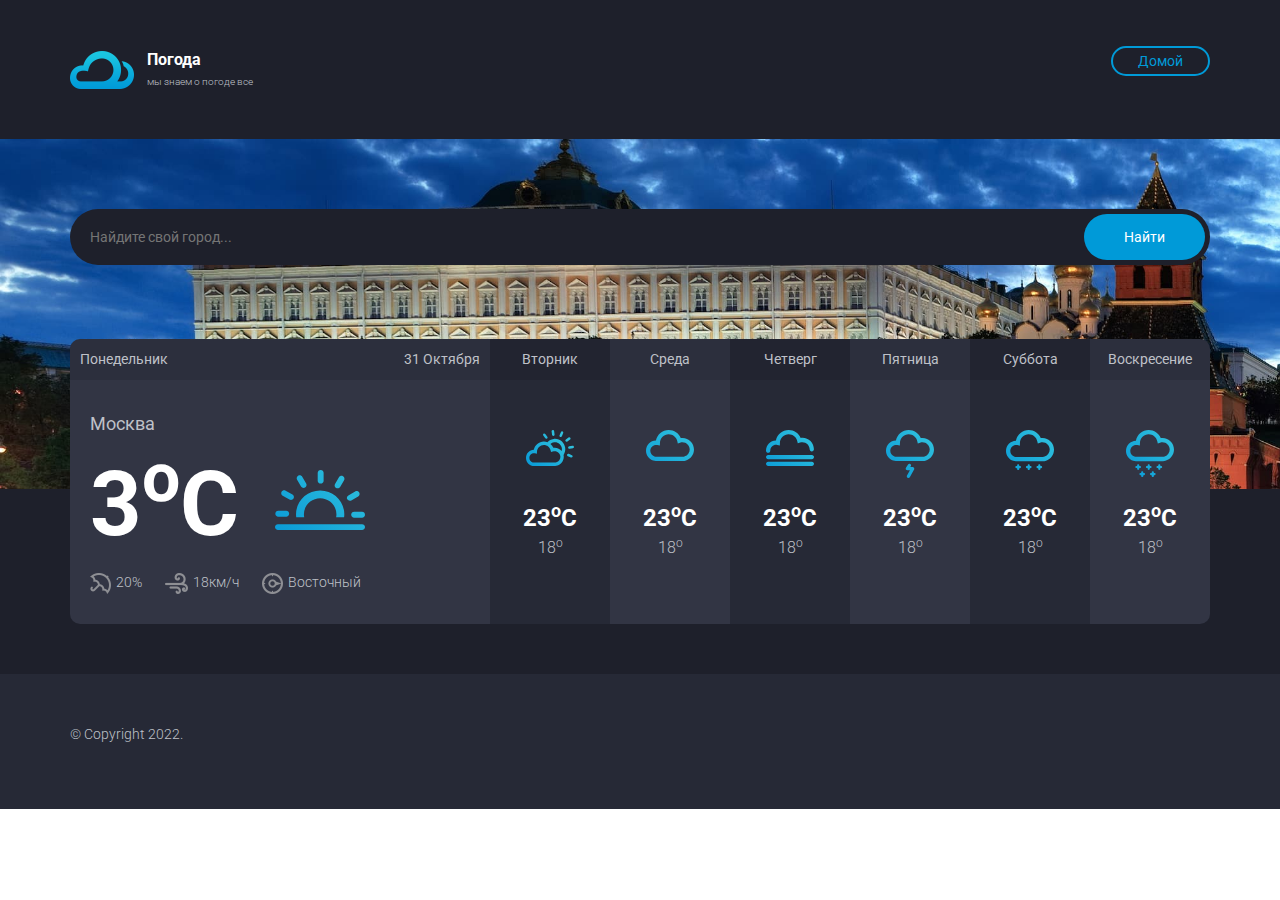
<file: src/WeatherDemo.WebUI.Blazor/wwwroot/index_static.html>
<!DOCTYPE html>
<html lang="en">
	<head>
		<meta charset="UTF-8">
		<meta http-equiv="X-UA-Compatible" content="IE=edge">
		<meta name="viewport" content="width=device-width, initial-scale=1.0,maximum-scale=1">
		<title>Тестовое задание, Погода сегодня</title>
		<link href="http://fonts.googleapis.com/css?family=Roboto:300,400,700|" rel="stylesheet" type="text/css">
		<link href="fonts/font-awesome.min.css" rel="stylesheet" type="text/css">
		<link rel="stylesheet" href="css/app.css">
	</head>

	<body>
		<div class="site-content">
			<div class="site-header">
				<div class="container">
					<a href="index.html" class="branding">
						<img src="images/logo.png" alt="" class="logo">
						<div class="logo-type">
							<h1 class="site-title">Погода</h1>
							<small class="site-description">мы знаем о погоде все</small>
						</div>
					</a>

					<div class="main-navigation">
						<button type="button" class="menu-toggle"><i class="fa fa-bars"></i></button>
						<ul class="menu">
							<li class="menu-item current-menu-item"><a href="index.html">Домой</a></li>
						</ul>
					</div>

					<div class="mobile-navigation"></div>

				</div>
			</div>

			<div class="hero" data-bg-image="images/Moscow@2x.jpg">
				<div class="container">
					<form action="#" class="find-location">
						<input type="text" placeholder="Найдите свой город...">
						<input type="submit" value="Найти">
					</form>
				</div>
			</div>
			<div class="forecast-table">
				<div class="container">
					<div class="forecast-container">
						<div class="today forecast">
							<div class="forecast-header">
								<div class="day">Понедельник</div>
								<div class="date">31 Октября</div>
							</div>
							<div class="forecast-content">
								<div class="location">Москва</div>
								<div class="degree">
									<div class="num">3<sup>o</sup>C</div>
									<div class="forecast-icon">
										<img src="images/icons/icon-1.svg" alt="" width=90>
									</div>
								</div>
								<span><img src="images/icon-umberella.png" alt="">20%</span>
								<span><img src="images/icon-wind.png" alt="">18км/ч</span>
								<span><img src="images/icon-compass.png" alt="">Восточный</span>
							</div>
						</div>
						<div class="forecast">
							<div class="forecast-header">
								<div class="day">Вторник</div>
							</div>
							<div class="forecast-content">
								<div class="forecast-icon">
									<img src="images/icons/icon-3.svg" alt="" width=48>
								</div>
								<div class="degree">23<sup>o</sup>C</div>
								<small>18<sup>o</sup></small>
							</div>
						</div>
						<div class="forecast">
							<div class="forecast-header">
								<div class="day">Среда</div>
							</div>
							<div class="forecast-content">
								<div class="forecast-icon">
									<img src="images/icons/icon-5.svg" alt="" width=48>
								</div>
								<div class="degree">23<sup>o</sup>C</div>
								<small>18<sup>o</sup></small>
							</div>
						</div>
						<div class="forecast">
							<div class="forecast-header">
								<div class="day">Четверг</div>
							</div>
							<div class="forecast-content">
								<div class="forecast-icon">
									<img src="images/icons/icon-7.svg" alt="" width=48>
								</div>
								<div class="degree">23<sup>o</sup>C</div>
								<small>18<sup>o</sup></small>
							</div>
						</div>
						<div class="forecast">
							<div class="forecast-header">
								<div class="day">Пятница</div>
							</div>
							<div class="forecast-content">
								<div class="forecast-icon">
									<img src="images/icons/icon-12.svg" alt="" width=48>
								</div>
								<div class="degree">23<sup>o</sup>C</div>
								<small>18<sup>o</sup></small>
							</div>
						</div>
						<div class="forecast">
							<div class="forecast-header">
								<div class="day">Суббота</div>
							</div>
							<div class="forecast-content">
								<div class="forecast-icon">
									<img src="images/icons/icon-13.svg" alt="" width=48>
								</div>
								<div class="degree">23<sup>o</sup>C</div>
								<small>18<sup>o</sup></small>
							</div>
						</div>
						<div class="forecast">
							<div class="forecast-header">
								<div class="day">Воскресение</div>
							</div>
							<div class="forecast-content">
								<div class="forecast-icon">
									<img src="images/icons/icon-14.svg" alt="" width=48>
								</div>
								<div class="degree">23<sup>o</sup>C</div>
								<small>18<sup>o</sup></small>
							</div>
						</div>
					</div>
				</div>
			</div>

			<footer class="site-footer">
				<div class="container">
					<p class="colophon">&copy; Copyright 2022.</p>
				</div>
			</footer>

		</div>

		<script src="js/jquery-1.11.1.min.js"></script>
		<script src="js/plugins.js"></script>


	</body>

</html>
</file>
<file: src/WeatherDemo.WebUI.Blazor/wwwroot/css/app.css>
h1:focus {
    outline: none;
}

#blazor-error-ui {
    background: lightyellow;
    bottom: 0;
    box-shadow: 0 -1px 2px rgba(0, 0, 0, 0.2);
    display: none;
    left: 0;
    padding: 0.6rem 1.25rem 0.7rem 1.25rem;
    position: fixed;
    width: 100%;
    z-index: 1000;
}

    #blazor-error-ui .dismiss {
        cursor: pointer;
        position: absolute;
        right: 0.75rem;
        top: 0.5rem;
    }

.blazor-error-boundary {
    background: url([data-uri]) no-repeat 1rem/1.8rem, #b32121;
    padding: 1rem 1rem 1rem 3.7rem;
    color: white;
}

    .blazor-error-boundary::after {
        content: "An error has occurred."
    }


/***************/
/* style.css */

article,
aside,
details,
figcaption,
figure,
footer,
header,
hgroup,
nav,
section,
summary {
    display: block;
}

audio,
canvas,
video {
    display: inline-block;
}

    audio:not([controls]) {
        display: none;
        height: 0;
    }

[hidden], template {
    display: none;
}

html {
    background: #fff;
    color: #000;
    -webkit-text-size-adjust: 100%;
    -ms-text-size-adjust: 100%;
}

html,
button,
input,
select,
textarea {
    font-family: sans-serif;
}

body {
    margin: 0;
}

a {
    background: transparent;
}

    a:focus {
        outline: thin dotted;
    }

    a:hover, a:active {
        outline: 0;
    }

h1 {
    font-size: 2em;
    margin: 0.67em 0;
}

h2 {
    font-size: 1.5em;
    margin: 0.83em 0;
}

h3 {
    font-size: 1.17em;
    margin: 1em 0;
}

h4 {
    font-size: 1em;
    margin: 1.33em 0;
}

h5 {
    font-size: 0.83em;
    margin: 1.67em 0;
}

h6 {
    font-size: 0.75em;
    margin: 2.33em 0;
}

abbr[title] {
    border-bottom: 1px dotted;
}

b,
strong {
    font-weight: bold;
}

dfn {
    font-style: italic;
}

mark {
    background: #ff0;
    color: #000;
}

code,
kbd,
pre,
samp {
    font-family: monospace, serif;
    font-size: 1em;
}

pre {
    white-space: pre;
    white-space: pre-wrap;
    word-wrap: break-word;
}

q {
    quotes: "\201C" "\201D" "\2018" "\2019";
}

    q:before,
    q:after {
        content: '';
        content: none;
    }

small {
    font-size: 80%;
}

sub,
sup {
    font-size: 75%;
    line-height: 0;
    position: relative;
    vertical-align: baseline;
}

sup {
    top: -0.5em;
}

sub {
    bottom: -0.25em;
}

img {
    border: 0;
}

svg:not(:root) {
    overflow: hidden;
}

figure {
    margin: 0;
}

fieldset {
    border: 1px solid #c0c0c0;
    margin: 0 2px;
    padding: 0.35em 0.625em 0.75em;
}

legend {
    border: 0;
    padding: 0;
    white-space: normal;
}

button,
input,
select,
textarea {
    font-family: inherit;
    font-size: 100%;
    margin: 0;
    vertical-align: baseline;
}

button,
input {
    line-height: normal;
}

button,
select {
    text-transform: none;
}

button,
html input[type="button"],
input[type="reset"],
input[type="submit"] {
    -webkit-appearance: button;
    cursor: pointer;
}

    button[disabled],
    input[disabled] {
        cursor: default;
    }

input[type="checkbox"],
input[type="radio"] {
    box-sizing: border-box;
    padding: 0;
}

input[type="search"] {
    -webkit-appearance: textfield;
    box-sizing: content-box;
}

    input[type="search"]::-webkit-search-cancel-button,
    input[type="search"]::-webkit-search-decoration {
        -webkit-appearance: none;
    }

button::-moz-focus-inner, input::-moz-focus-inner {
    border: 0;
    padding: 0;
}

textarea {
    overflow: auto;
    vertical-align: top;
}

table {
    border-collapse: collapse;
    border-spacing: 0;
}

*, *:before, *:after {
    box-sizing: border-box;
}

/*
 * Global Styles
 */
html {
    font-size: 14px;
}

body {
    color: #bfc1c8;
    font-family: "Roboto", "Open Sans", sans-serif;
    font-size: 14px;
    font-weight: 300;
    line-height: 1.5;
    background: #1e202b;
}

h1, h2, h3, h4, h5, h6 {
    font-weight: 700;
    margin: 0 0 20px;
    line-height: normal;
}

hr {
    border: none;
    border-bottom: 1px solid #777;
}

ul, ol {
    margin: 0;
    padding-left: 0;
}

a {
    text-decoration: none;
    color: #009ad8;
}

address {
    font-style: normal;
}

p {
    margin-top: 0;
}

form input, form textarea, form select {
    outline: none;
    border: none;
    padding: 10px;
    border-radius: 30px;
}

form select {
    -webkit-appearance: none;
    -moz-appearance: none;
    appearance: none;
}

form textarea {
    resize: vertical;
}

/*
 * Reusable Components Style
 */
.button, form input[type="submit"], form button, form input[type="reset"] {
    border: none;
    background: #009ad8;
    padding: 10px 20px;
    border-radius: 30px;
    color: white;
}

.map {
    height: 220px;
}

.container {
    margin-right: auto;
    margin-left: auto;
    padding-left: 15px;
    padding-right: 15px;
    *zoom: 1;
}

    .container:after {
        content: " ";
        clear: both;
        display: block;
        overflow: hidden;
        height: 0;
    }

@media (min-width: 768px) {
    .container {
        width: 750px;
    }
}

@media (min-width: 992px) {
    .container {
        width: 970px;
    }
}

@media (min-width: 1200px) {
    .container {
        width: 1170px;
    }
}

.container-fluid {
    margin-right: auto;
    margin-left: auto;
    padding-left: 15px;
    padding-right: 15px;
    *zoom: 1;
}

    .container-fluid:after {
        content: " ";
        clear: both;
        display: block;
        overflow: hidden;
        height: 0;
    }

.row {
    margin-left: -15px;
    margin-right: -15px;
    *zoom: 1;
}

    .row:after {
        content: " ";
        clear: both;
        display: block;
        overflow: hidden;
        height: 0;
    }

.col-xs-1, .col-sm-1, .col-md-1, .col-lg-1, .col-xs-2, .col-sm-2, .col-md-2, .col-lg-2, .col-xs-3, .col-sm-3, .col-md-3, .col-lg-3, .col-xs-4, .col-sm-4, .col-md-4, .col-lg-4, .col-xs-5, .col-sm-5, .col-md-5, .col-lg-5, .col-xs-6, .col-sm-6, .col-md-6, .col-lg-6, .col-xs-7, .col-sm-7, .col-md-7, .col-lg-7, .col-xs-8, .col-sm-8, .col-md-8, .col-lg-8, .col-xs-9, .col-sm-9, .col-md-9, .col-lg-9, .col-xs-10, .col-sm-10, .col-md-10, .col-lg-10, .col-xs-11, .col-sm-11, .col-md-11, .col-lg-11, .col-xs-12, .col-sm-12, .col-md-12, .col-lg-12 {
    position: relative;
    min-height: 1px;
    padding-left: 15px;
    padding-right: 15px;
}

.col-xs-1, .col-xs-2, .col-xs-3, .col-xs-4, .col-xs-5, .col-xs-6, .col-xs-7, .col-xs-8, .col-xs-9, .col-xs-10, .col-xs-11, .col-xs-12 {
    float: left;
}

.col-xs-1 {
    width: 8.3333333333%;
}

.col-xs-2 {
    width: 16.6666666667%;
}

.col-xs-3 {
    width: 25%;
}

.col-xs-4 {
    width: 33.3333333333%;
}

.col-xs-5 {
    width: 41.6666666667%;
}

.col-xs-6 {
    width: 50%;
}

.col-xs-7 {
    width: 58.3333333333%;
}

.col-xs-8 {
    width: 66.6666666667%;
}

.col-xs-9 {
    width: 75%;
}

.col-xs-10 {
    width: 83.3333333333%;
}

.col-xs-11 {
    width: 91.6666666667%;
}

.col-xs-12 {
    width: 100%;
}

.col-xs-pull-0 {
    right: auto;
}

.col-xs-pull-1 {
    right: 8.3333333333%;
}

.col-xs-pull-2 {
    right: 16.6666666667%;
}

.col-xs-pull-3 {
    right: 25%;
}

.col-xs-pull-4 {
    right: 33.3333333333%;
}

.col-xs-pull-5 {
    right: 41.6666666667%;
}

.col-xs-pull-6 {
    right: 50%;
}

.col-xs-pull-7 {
    right: 58.3333333333%;
}

.col-xs-pull-8 {
    right: 66.6666666667%;
}

.col-xs-pull-9 {
    right: 75%;
}

.col-xs-pull-10 {
    right: 83.3333333333%;
}

.col-xs-pull-11 {
    right: 91.6666666667%;
}

.col-xs-pull-12 {
    right: 100%;
}

.col-xs-push-0 {
    left: auto;
}

.col-xs-push-1 {
    left: 8.3333333333%;
}

.col-xs-push-2 {
    left: 16.6666666667%;
}

.col-xs-push-3 {
    left: 25%;
}

.col-xs-push-4 {
    left: 33.3333333333%;
}

.col-xs-push-5 {
    left: 41.6666666667%;
}

.col-xs-push-6 {
    left: 50%;
}

.col-xs-push-7 {
    left: 58.3333333333%;
}

.col-xs-push-8 {
    left: 66.6666666667%;
}

.col-xs-push-9 {
    left: 75%;
}

.col-xs-push-10 {
    left: 83.3333333333%;
}

.col-xs-push-11 {
    left: 91.6666666667%;
}

.col-xs-push-12 {
    left: 100%;
}

.col-xs-offset-0 {
    margin-left: 0%;
}

.col-xs-offset-1 {
    margin-left: 8.3333333333%;
}

.col-xs-offset-2 {
    margin-left: 16.6666666667%;
}

.col-xs-offset-3 {
    margin-left: 25%;
}

.col-xs-offset-4 {
    margin-left: 33.3333333333%;
}

.col-xs-offset-5 {
    margin-left: 41.6666666667%;
}

.col-xs-offset-6 {
    margin-left: 50%;
}

.col-xs-offset-7 {
    margin-left: 58.3333333333%;
}

.col-xs-offset-8 {
    margin-left: 66.6666666667%;
}

.col-xs-offset-9 {
    margin-left: 75%;
}

.col-xs-offset-10 {
    margin-left: 83.3333333333%;
}

.col-xs-offset-11 {
    margin-left: 91.6666666667%;
}

.col-xs-offset-12 {
    margin-left: 100%;
}

@media (min-width: 768px) {
    .col-sm-1, .col-sm-2, .col-sm-3, .col-sm-4, .col-sm-5, .col-sm-6, .col-sm-7, .col-sm-8, .col-sm-9, .col-sm-10, .col-sm-11, .col-sm-12 {
        float: left;
    }

    .col-sm-1 {
        width: 8.3333333333%;
    }

    .col-sm-2 {
        width: 16.6666666667%;
    }

    .col-sm-3 {
        width: 25%;
    }

    .col-sm-4 {
        width: 33.3333333333%;
    }

    .col-sm-5 {
        width: 41.6666666667%;
    }

    .col-sm-6 {
        width: 50%;
    }

    .col-sm-7 {
        width: 58.3333333333%;
    }

    .col-sm-8 {
        width: 66.6666666667%;
    }

    .col-sm-9 {
        width: 75%;
    }

    .col-sm-10 {
        width: 83.3333333333%;
    }

    .col-sm-11 {
        width: 91.6666666667%;
    }

    .col-sm-12 {
        width: 100%;
    }

    .col-sm-pull-0 {
        right: auto;
    }

    .col-sm-pull-1 {
        right: 8.3333333333%;
    }

    .col-sm-pull-2 {
        right: 16.6666666667%;
    }

    .col-sm-pull-3 {
        right: 25%;
    }

    .col-sm-pull-4 {
        right: 33.3333333333%;
    }

    .col-sm-pull-5 {
        right: 41.6666666667%;
    }

    .col-sm-pull-6 {
        right: 50%;
    }

    .col-sm-pull-7 {
        right: 58.3333333333%;
    }

    .col-sm-pull-8 {
        right: 66.6666666667%;
    }

    .col-sm-pull-9 {
        right: 75%;
    }

    .col-sm-pull-10 {
        right: 83.3333333333%;
    }

    .col-sm-pull-11 {
        right: 91.6666666667%;
    }

    .col-sm-pull-12 {
        right: 100%;
    }

    .col-sm-push-0 {
        left: auto;
    }

    .col-sm-push-1 {
        left: 8.3333333333%;
    }

    .col-sm-push-2 {
        left: 16.6666666667%;
    }

    .col-sm-push-3 {
        left: 25%;
    }

    .col-sm-push-4 {
        left: 33.3333333333%;
    }

    .col-sm-push-5 {
        left: 41.6666666667%;
    }

    .col-sm-push-6 {
        left: 50%;
    }

    .col-sm-push-7 {
        left: 58.3333333333%;
    }

    .col-sm-push-8 {
        left: 66.6666666667%;
    }

    .col-sm-push-9 {
        left: 75%;
    }

    .col-sm-push-10 {
        left: 83.3333333333%;
    }

    .col-sm-push-11 {
        left: 91.6666666667%;
    }

    .col-sm-push-12 {
        left: 100%;
    }

    .col-sm-offset-0 {
        margin-left: 0%;
    }

    .col-sm-offset-1 {
        margin-left: 8.3333333333%;
    }

    .col-sm-offset-2 {
        margin-left: 16.6666666667%;
    }

    .col-sm-offset-3 {
        margin-left: 25%;
    }

    .col-sm-offset-4 {
        margin-left: 33.3333333333%;
    }

    .col-sm-offset-5 {
        margin-left: 41.6666666667%;
    }

    .col-sm-offset-6 {
        margin-left: 50%;
    }

    .col-sm-offset-7 {
        margin-left: 58.3333333333%;
    }

    .col-sm-offset-8 {
        margin-left: 66.6666666667%;
    }

    .col-sm-offset-9 {
        margin-left: 75%;
    }

    .col-sm-offset-10 {
        margin-left: 83.3333333333%;
    }

    .col-sm-offset-11 {
        margin-left: 91.6666666667%;
    }

    .col-sm-offset-12 {
        margin-left: 100%;
    }
}

@media (min-width: 992px) {
    .col-md-1, .col-md-2, .col-md-3, .col-md-4, .col-md-5, .col-md-6, .col-md-7, .col-md-8, .col-md-9, .col-md-10, .col-md-11, .col-md-12 {
        float: left;
    }

    .col-md-1 {
        width: 8.3333333333%;
    }

    .col-md-2 {
        width: 16.6666666667%;
    }

    .col-md-3 {
        width: 25%;
    }

    .col-md-4 {
        width: 33.3333333333%;
    }

    .col-md-5 {
        width: 41.6666666667%;
    }

    .col-md-6 {
        width: 50%;
    }

    .col-md-7 {
        width: 58.3333333333%;
    }

    .col-md-8 {
        width: 66.6666666667%;
    }

    .col-md-9 {
        width: 75%;
    }

    .col-md-10 {
        width: 83.3333333333%;
    }

    .col-md-11 {
        width: 91.6666666667%;
    }

    .col-md-12 {
        width: 100%;
    }

    .col-md-pull-0 {
        right: auto;
    }

    .col-md-pull-1 {
        right: 8.3333333333%;
    }

    .col-md-pull-2 {
        right: 16.6666666667%;
    }

    .col-md-pull-3 {
        right: 25%;
    }

    .col-md-pull-4 {
        right: 33.3333333333%;
    }

    .col-md-pull-5 {
        right: 41.6666666667%;
    }

    .col-md-pull-6 {
        right: 50%;
    }

    .col-md-pull-7 {
        right: 58.3333333333%;
    }

    .col-md-pull-8 {
        right: 66.6666666667%;
    }

    .col-md-pull-9 {
        right: 75%;
    }

    .col-md-pull-10 {
        right: 83.3333333333%;
    }

    .col-md-pull-11 {
        right: 91.6666666667%;
    }

    .col-md-pull-12 {
        right: 100%;
    }

    .col-md-push-0 {
        left: auto;
    }

    .col-md-push-1 {
        left: 8.3333333333%;
    }

    .col-md-push-2 {
        left: 16.6666666667%;
    }

    .col-md-push-3 {
        left: 25%;
    }

    .col-md-push-4 {
        left: 33.3333333333%;
    }

    .col-md-push-5 {
        left: 41.6666666667%;
    }

    .col-md-push-6 {
        left: 50%;
    }

    .col-md-push-7 {
        left: 58.3333333333%;
    }

    .col-md-push-8 {
        left: 66.6666666667%;
    }

    .col-md-push-9 {
        left: 75%;
    }

    .col-md-push-10 {
        left: 83.3333333333%;
    }

    .col-md-push-11 {
        left: 91.6666666667%;
    }

    .col-md-push-12 {
        left: 100%;
    }

    .col-md-offset-0 {
        margin-left: 0%;
    }

    .col-md-offset-1 {
        margin-left: 8.3333333333%;
    }

    .col-md-offset-2 {
        margin-left: 16.6666666667%;
    }

    .col-md-offset-3 {
        margin-left: 25%;
    }

    .col-md-offset-4 {
        margin-left: 33.3333333333%;
    }

    .col-md-offset-5 {
        margin-left: 41.6666666667%;
    }

    .col-md-offset-6 {
        margin-left: 50%;
    }

    .col-md-offset-7 {
        margin-left: 58.3333333333%;
    }

    .col-md-offset-8 {
        margin-left: 66.6666666667%;
    }

    .col-md-offset-9 {
        margin-left: 75%;
    }

    .col-md-offset-10 {
        margin-left: 83.3333333333%;
    }

    .col-md-offset-11 {
        margin-left: 91.6666666667%;
    }

    .col-md-offset-12 {
        margin-left: 100%;
    }
}

@media (min-width: 1200px) {
    .col-lg-1, .col-lg-2, .col-lg-3, .col-lg-4, .col-lg-5, .col-lg-6, .col-lg-7, .col-lg-8, .col-lg-9, .col-lg-10, .col-lg-11, .col-lg-12 {
        float: left;
    }

    .col-lg-1 {
        width: 8.3333333333%;
    }

    .col-lg-2 {
        width: 16.6666666667%;
    }

    .col-lg-3 {
        width: 25%;
    }

    .col-lg-4 {
        width: 33.3333333333%;
    }

    .col-lg-5 {
        width: 41.6666666667%;
    }

    .col-lg-6 {
        width: 50%;
    }

    .col-lg-7 {
        width: 58.3333333333%;
    }

    .col-lg-8 {
        width: 66.6666666667%;
    }

    .col-lg-9 {
        width: 75%;
    }

    .col-lg-10 {
        width: 83.3333333333%;
    }

    .col-lg-11 {
        width: 91.6666666667%;
    }

    .col-lg-12 {
        width: 100%;
    }

    .col-lg-pull-0 {
        right: auto;
    }

    .col-lg-pull-1 {
        right: 8.3333333333%;
    }

    .col-lg-pull-2 {
        right: 16.6666666667%;
    }

    .col-lg-pull-3 {
        right: 25%;
    }

    .col-lg-pull-4 {
        right: 33.3333333333%;
    }

    .col-lg-pull-5 {
        right: 41.6666666667%;
    }

    .col-lg-pull-6 {
        right: 50%;
    }

    .col-lg-pull-7 {
        right: 58.3333333333%;
    }

    .col-lg-pull-8 {
        right: 66.6666666667%;
    }

    .col-lg-pull-9 {
        right: 75%;
    }

    .col-lg-pull-10 {
        right: 83.3333333333%;
    }

    .col-lg-pull-11 {
        right: 91.6666666667%;
    }

    .col-lg-pull-12 {
        right: 100%;
    }

    .col-lg-push-0 {
        left: auto;
    }

    .col-lg-push-1 {
        left: 8.3333333333%;
    }

    .col-lg-push-2 {
        left: 16.6666666667%;
    }

    .col-lg-push-3 {
        left: 25%;
    }

    .col-lg-push-4 {
        left: 33.3333333333%;
    }

    .col-lg-push-5 {
        left: 41.6666666667%;
    }

    .col-lg-push-6 {
        left: 50%;
    }

    .col-lg-push-7 {
        left: 58.3333333333%;
    }

    .col-lg-push-8 {
        left: 66.6666666667%;
    }

    .col-lg-push-9 {
        left: 75%;
    }

    .col-lg-push-10 {
        left: 83.3333333333%;
    }

    .col-lg-push-11 {
        left: 91.6666666667%;
    }

    .col-lg-push-12 {
        left: 100%;
    }

    .col-lg-offset-0 {
        margin-left: 0%;
    }

    .col-lg-offset-1 {
        margin-left: 8.3333333333%;
    }

    .col-lg-offset-2 {
        margin-left: 16.6666666667%;
    }

    .col-lg-offset-3 {
        margin-left: 25%;
    }

    .col-lg-offset-4 {
        margin-left: 33.3333333333%;
    }

    .col-lg-offset-5 {
        margin-left: 41.6666666667%;
    }

    .col-lg-offset-6 {
        margin-left: 50%;
    }

    .col-lg-offset-7 {
        margin-left: 58.3333333333%;
    }

    .col-lg-offset-8 {
        margin-left: 66.6666666667%;
    }

    .col-lg-offset-9 {
        margin-left: 75%;
    }

    .col-lg-offset-10 {
        margin-left: 83.3333333333%;
    }

    .col-lg-offset-11 {
        margin-left: 91.6666666667%;
    }

    .col-lg-offset-12 {
        margin-left: 100%;
    }
}

@-ms-viewport {
    width: device-width;
}

.visible-xs, .visible-sm, .visible-md, .visible-lg {
    display: none !important;
}

.visible-xs-block,
.visible-xs-inline,
.visible-xs-inline-block,
.visible-sm-block,
.visible-sm-inline,
.visible-sm-inline-block,
.visible-md-block,
.visible-md-inline,
.visible-md-inline-block,
.visible-lg-block,
.visible-lg-inline,
.visible-lg-inline-block {
    display: none !important;
}

@media (max-width: 767px) {
    .visible-xs {
        display: block !important;
    }

    table.visible-xs {
        display: table;
    }

    tr.visible-xs {
        display: table-row !important;
    }

    th.visible-xs,
    td.visible-xs {
        display: table-cell !important;
    }
}

@media (max-width: 767px) {
    .visible-xs-block {
        display: block !important;
    }
}

@media (max-width: 767px) {
    .visible-xs-inline {
        display: inline !important;
    }
}

@media (max-width: 767px) {
    .visible-xs-inline-block {
        display: inline-block !important;
    }
}

@media (min-width: 768px) and (max-width: 991px) {
    .visible-sm {
        display: block !important;
    }

    table.visible-sm {
        display: table;
    }

    tr.visible-sm {
        display: table-row !important;
    }

    th.visible-sm,
    td.visible-sm {
        display: table-cell !important;
    }
}

@media (min-width: 768px) and (max-width: 991px) {
    .visible-sm-block {
        display: block !important;
    }
}

@media (min-width: 768px) and (max-width: 991px) {
    .visible-sm-inline {
        display: inline !important;
    }
}

@media (min-width: 768px) and (max-width: 991px) {
    .visible-sm-inline-block {
        display: inline-block !important;
    }
}

@media (min-width: 992px) and (max-width: 1199px) {
    .visible-md {
        display: block !important;
    }

    table.visible-md {
        display: table;
    }

    tr.visible-md {
        display: table-row !important;
    }

    th.visible-md,
    td.visible-md {
        display: table-cell !important;
    }
}

@media (min-width: 992px) and (max-width: 1199px) {
    .visible-md-block {
        display: block !important;
    }
}

@media (min-width: 992px) and (max-width: 1199px) {
    .visible-md-inline {
        display: inline !important;
    }
}

@media (min-width: 992px) and (max-width: 1199px) {
    .visible-md-inline-block {
        display: inline-block !important;
    }
}

@media (min-width: 1200px) {
    .visible-lg {
        display: block !important;
    }

    table.visible-lg {
        display: table;
    }

    tr.visible-lg {
        display: table-row !important;
    }

    th.visible-lg,
    td.visible-lg {
        display: table-cell !important;
    }
}

@media (min-width: 1200px) {
    .visible-lg-block {
        display: block !important;
    }
}

@media (min-width: 1200px) {
    .visible-lg-inline {
        display: inline !important;
    }
}

@media (min-width: 1200px) {
    .visible-lg-inline-block {
        display: inline-block !important;
    }
}

@media (max-width: 767px) {
    .hidden-xs {
        display: none !important;
    }
}

@media (min-width: 768px) and (max-width: 991px) {
    .hidden-sm {
        display: none !important;
    }
}

@media (min-width: 992px) and (max-width: 1199px) {
    .hidden-md {
        display: none !important;
    }
}

@media (min-width: 1200px) {
    .hidden-lg {
        display: none !important;
    }
}

.visible-print {
    display: none !important;
}

@media print {
    .visible-print {
        display: block !important;
    }

    table.visible-print {
        display: table;
    }

    tr.visible-print {
        display: table-row !important;
    }

    th.visible-print,
    td.visible-print {
        display: table-cell !important;
    }
}

.visible-print-block {
    display: none !important;
}

@media print {
    .visible-print-block {
        display: block !important;
    }
}

.visible-print-inline {
    display: none !important;
}

@media print {
    .visible-print-inline {
        display: inline !important;
    }
}

.visible-print-inline-block {
    display: none !important;
}

@media print {
    .visible-print-inline-block {
        display: inline-block !important;
    }
}

@media print {
    .hidden-print {
        display: none !important;
    }
}
/*
 * Header Styles
 */
.site-header {
    padding: 50px 0;
}

    .site-header .branding {
        float: left;
    }

        .site-header .branding .logo, .site-header .branding .logo-type {
            display: inline-block;
            vertical-align: middle;
        }

        .site-header .branding .logo {
            margin-right: 10px;
        }

        .site-header .branding .site-title {
            margin-bottom: 5px;
            font-size: 16px;
            font-size: 1.1428571429em;
            color: white;
        }

        .site-header .branding .site-description {
            font-size: 10px;
            font-size: 0.7142857143em;
            display: block;
            color: #bfc1c8;
        }

.main-navigation {
    float: right;
}

    .main-navigation .menu-toggle, .main-navigation .menu {
        vertical-align: middle;
    }

    .main-navigation .menu-toggle {
        background: none;
        border: 2px solid transparent;
        color: white;
        padding: 20px;
        border-radius: 40px;
        -webkit-transition: .3s ease;
        transition: .3s ease;
        display: none;
        outline: none;
    }

@media screen and (max-width: 990px) {
    .main-navigation .menu-toggle {
        display: inline-block;
    }
}

.main-navigation .menu-toggle:hover, .main-navigation .menu-toggle:active {
    border-color: #009ad8;
    color: #009ad8;
}

.main-navigation .menu {
    list-style: none;
    display: inline-block;
    *zoom: 1;
}

    .main-navigation .menu:after {
        content: " ";
        clear: both;
        display: block;
        overflow: hidden;
        height: 0;
    }

@media screen and (max-width: 990px) {
    .main-navigation .menu {
        display: none;
    }
}

.main-navigation .menu .menu-item {
    float: left;
    margin-left: 10px;
}

    .main-navigation .menu .menu-item a {
        padding: 5px 25px;
        border: 2px solid transparent;
        border-radius: 30px;
        color: white;
        -webkit-transition: .3s ease;
        transition: .3s ease;
        font-weight: 400;
    }

    .main-navigation .menu .menu-item.current-menu-item a, .main-navigation .menu .menu-item:hover a {
        border-color: #009ad8;
        color: #009ad8;
    }

.mobile-navigation {
    padding: 30px 0 0;
    clear: both;
    display: none;
}

@media screen and (min-width: 991px) {
    .mobile-navigation {
        display: none !important;
    }
}

.mobile-navigation .menu {
    background: #262936;
    list-style: none;
    text-align: center;
    border-radius: 10px;
    overflow: hidden;
}

    .mobile-navigation .menu a {
        padding: 20px;
        display: block;
        color: white;
    }

    .mobile-navigation .menu .menu-item {
        border-bottom: 1px solid rgba(255, 255, 255, 0.1);
    }

        .mobile-navigation .menu .menu-item:last-child {
            border-bottom: none;
        }

        .mobile-navigation .menu .menu-item.current-menu-item a {
            color: #009ad8;
        }

.hero {
    background-size: cover;
    padding: 70px 0;
    min-height: 350px;
}

.find-location {
    position: relative;
    margin-bottom: 70px;
}
    .find-location input[type="text"] {
        width: 100%;
        padding: 20px 50px 20px 20px;
        background: #1e202b;
        color: white;
    }

    .find-location input[type="submit"] {
        position: absolute;
        top: 5px;
        right: 5px;
        bottom: 5px;
        padding: 0 40px;
    }
.find-location-input {
    width: 100%;
    padding: 20px 50px 20px 20px;
    background: #1e202b;
    color: white;
}

.forecast-container {
    width: 100%;
    background: #323544;
    display: table;
    table-layout: fixed;
    width: 100%;
    overflow: hidden;
    border-radius: 10px;
    margin-top: -150px;
    margin-bottom: 50px;
}

    .forecast-container .forecast {
        display: table-cell;
        vertical-align: top;
    }

        .forecast-container .forecast:nth-child(even) {
            background-color: #262936;
        }

@media screen and (max-width: 990px) {
    .forecast-container .forecast {
        display: block;
        width: 16.6667%;
        float: left;
    }
}

.forecast-container .forecast.today {
    width: 420px;
}

    .forecast-container .forecast.today .forecast-header {
        *zoom: 1;
    }

        .forecast-container .forecast.today .forecast-header:after {
            content: " ";
            clear: both;
            display: block;
            overflow: hidden;
            height: 0;
        }

        .forecast-container .forecast.today .forecast-header .day {
            float: left;
        }

        .forecast-container .forecast.today .forecast-header .date {
            float: right;
        }

    .forecast-container .forecast.today .forecast-content {
        text-align: left;
        padding-top: 30px;
        padding-bottom: 30px;
    }

    .forecast-container .forecast.today .location {
        font-size: 18px;
        font-size: 1.2857142857em;
        font-weight: 400;
    }

    .forecast-container .forecast.today .degree .num, .forecast-container .forecast.today .degree .forecast-icon {
        display: inline-block;
        vertical-align: middle;
    }

    .forecast-container .forecast.today .degree .num {
        font-size: 90px;
        font-size: 6.4285714286rem;
        margin-right: 30px;
    }

    .forecast-container .forecast.today span {
        margin-right: 20px;
    }

        .forecast-container .forecast.today span img {
            margin-right: 5px;
            vertical-align: middle;
        }

@media screen and (max-width: 990px) {
    .forecast-container .forecast.today {
        display: block;
        width: 100%;
    }
}

.forecast-container .forecast .forecast-header {
    background: rgba(0, 0, 0, 0.1);
    padding: 10px;
    text-align: center;
    font-weight: 400;
}

.forecast-container .forecast .forecast-icon {
    height: 50px;
}

.forecast-container .forecast .forecast-content {
    padding: 50px 20px 10px;
    text-align: center;
}

    .forecast-container .forecast .forecast-content .forecast-icon {
        margin-bottom: 20px;
    }

    .forecast-container .forecast .forecast-content .degree {
        font-size: 24px;
        font-size: 1.7142857143em;
        color: white;
        font-weight: 700;
    }

    .forecast-container .forecast .forecast-content small {
        font-size: 16px;
        font-size: 1.1428571429em;
    }

.fullwidth-block {
    padding: 70px 0;
}

    .fullwidth-block .section-title {
        font-size: 36px;
        font-size: 2.5714285714em;
        font-weight: 300;
        color: white;
    }

.filter {
    margin-bottom: 30px;
}

.filter-control {
    border: 2px solid #262936;
    padding: 5px 5px 5px 20px;
    border-radius: 30px;
    display: inline-block;
    white-space: nowrap;
}

    .filter-control label {
        margin-right: 10px;
        display: inline-block;
        padding: 10px;
        vertical-align: middle;
    }

.select.control {
    background: #262936;
    border-radius: 40px;
    overflow: hidden;
    display: inline-block;
    vertical-align: middle;
    padding-right: 30px;
    position: relative;
}

    .select.control:after {
        content: " ";
        width: 7px;
        height: 9px;
        background: url(images/arrow-down.png);
        position: absolute;
        right: 10px;
        top: 0;
        bottom: 0;
        margin: auto;
        display: block;
        z-index: 1;
    }

    .select.control select {
        padding: 10px 30px;
        width: 110%;
        border: none;
        background: none;
        outline: none;
        appearance: none;
        -webkit-appearance: none;
        color: white;
    }

.live-camera {
    margin-bottom: 30px;
}

    .live-camera .live-camera-cover {
        position: relative;
        margin-bottom: 20px;
        cursor: pointer;
    }

        .live-camera .live-camera-cover:after {
            content: " ";
            width: 45px;
            height: 45px;
            position: absolute;
            left: 0;
            right: 0;
            top: 0;
            bottom: 0;
            margin: auto;
            background: url(images/play-button.png);
        }

        .live-camera .live-camera-cover img {
            display: block;
            width: 100%;
            height: auto;
            max-width: 100%;
            border-radius: 5px;
        }

    .live-camera .location {
        margin-bottom: 5px;
        color: white;
        font-weight: 300;
    }

.news {
    padding-left: 100px;
    position: relative;
}

    .news:after {
        content: " ";
        width: 12px;
        height: 7px;
        background: url(images/arrow.png);
        display: block;
    }

    .news .date {
        position: absolute;
        top: 0;
        left: 0;
        color: #009ad8;
        font-size: 24px;
        font-size: 1.7142857143em;
    }

    .news h3 {
        font-size: 14px;
        font-size: 1em;
    }

        .news h3 a {
            color: white;
        }

.arrow-feature {
    list-style-type: none;
}

    .arrow-feature li {
        position: relative;
        padding-left: 30px;
    }

        .arrow-feature li:before {
            content: " ";
            width: 12px;
            height: 7px;
            background: url(images/arrow.png);
            position: absolute;
            left: 0;
            top: 5px;
        }

        .arrow-feature li h3 {
            font-size: 14px;
            font-size: 1em;
            color: white;
        }

.arrow-list {
    list-style-image: url(images/arrow.png);
    list-style-position: inside;
}

    .arrow-list li {
        padding: 10px 0;
        border-bottom: 1px solid rgba(255, 255, 255, 0.1);
    }

        .arrow-list li:last-child {
            border-bottom: none;
        }

    .arrow-list a {
        color: white;
    }

        .arrow-list a:hover {
            color: #009ad8;
        }

.photo-grid {
    margin: 0 -5px;
}

    .photo-grid a {
        width: 33.333%;
        padding: 5px;
        float: left;
    }

        .photo-grid a img {
            display: block;
            width: 100%;
            max-width: 100%;
            height: auto;
        }

.breadcrumb {
    background: #262936;
    border-radius: 40px;
    padding: 20px 30px;
    font-size: 13px;
    font-size: 0.9285714286em;
}

    .breadcrumb a {
        color: #bfc1c8;
    }

        .breadcrumb a:after {
            content: " ";
            display: inline-block;
            vertical-align: middle;
            width: 12px;
            height: 7px;
            background: url(images/arrow-gray.png) no-repeat;
            margin: 0 10px;
        }

        .breadcrumb a:hover {
            text-decoration: underline;
        }

    .breadcrumb span {
        color: white;
    }

.post {
    padding: 50px 0;
    border-bottom: 1px solid rgba(255, 255, 255, 0.1);
}

    .post.single {
        border-bottom: none;
    }

    .post:first-child {
        padding-top: 0;
    }

    .post .entry-title {
        font-size: 30px;
        font-size: 2.1428571429em;
        font-weight: 300;
        color: white;
    }

    .post .featured-image {
        margin-bottom: 20px;
    }

        .post .featured-image img {
            width: 100%;
            max-width: 100%;
            height: auto;
            border-radius: 5px;
            display: block;
        }

    .post p {
        margin-bottom: 30px;
    }

.entry-content blockquote {
    margin-left: 50px;
    padding-left: 50px;
    position: relative;
}

    .entry-content blockquote:before {
        content: " ";
        width: 30px;
        height: 23px;
        background: url(images/quote.png);
        position: absolute;
        top: 0;
        left: 0;
    }

    .entry-content blockquote p {
        font-size: 24px;
        font-size: 1.7142857143rem;
        color: #009ad8;
    }

.photo {
    position: relative;
    padding-left: 50%;
    min-height: 190px;
    border-radius: 10px;
    overflow: hidden;
    background: #262936;
    margin-bottom: 30px;
}

    .photo .photo-preview {
        position: absolute;
        width: 50%;
        left: 0;
        top: 0;
        bottom: 0;
        background-size: cover;
    }

    .photo .photo-details {
        padding: 20px;
    }

    .photo .photo-title {
        margin-bottom: 10px;
        font-weight: 300;
    }

        .photo .photo-title a {
            color: white;
        }

.star-rating {
    float: none;
    overflow: hidden;
    position: relative;
    height: 15px;
    line-height: 15px;
    font-size: 16px;
    width: 100px;
    font-family: 'FontAwesome';
}

    .star-rating:before {
        content: "\f005\f005\f005\f005\f005";
        color: #1e202b;
        float: left;
        top: 0;
        left: 0;
        position: absolute;
    }

    .star-rating span {
        overflow: hidden;
        float: left;
        top: 0;
        left: 0;
        position: absolute;
        padding-top: 1.5em;
        color: #009ad8;
        font-size: 16px;
    }

        .star-rating span:before {
            content: "\f005\f005\f005\f005\f005";
            top: 0;
            position: absolute;
            left: 0;
        }

.contact-details {
    background: #262936;
    border-radius: 10px;
    overflow: hidden;
}

    .contact-details .map {
        border-top-left-radius: 10px;
        border-top-right-radius: 10px;
    }

    .contact-details .contact-info {
        padding: 20px;
    }

    .contact-details address {
        padding-left: 30px;
        position: relative;
    }

        .contact-details address img {
            position: absolute;
            left: 0;
            top: 0;
        }

    .contact-details a {
        margin-right: 20px;
        color: #bfc1c8;
    }

        .contact-details a img {
            margin-right: 10px;
            vertical-align: middle;
        }

.contact-form [class*="col"] {
    padding: 0 5px;
}

.contact-form .row {
    margin: 0 -5px;
}

.contact-form input:not([type="submit"]), .contact-form textarea {
    width: 100%;
    padding: 15px;
    margin-bottom: 10px;
    color: white;
    border: 2px solid #393c48;
    background: transparent;
}

    .contact-form input:not([type="submit"]):hover, .contact-form input:not([type="submit"]):focus, .contact-form textarea:hover, .contact-form textarea:focus {
        border-color: #009ad8;
    }

.contact-form textarea {
    min-height: 150px;
}

.contact-form .text-right {
    text-align: right;
}

.sidebar .widget {
    background: #262936;
    border-radius: 10px;
    padding: 20px;
    margin-bottom: 30px;
}

    .sidebar .widget .widget-title {
        font-size: 24px;
        font-size: 1.7142857143em;
        margin-bottom: 20px;
        font-weight: 300;
    }

    .sidebar .widget .arrow-list li {
        border: none;
    }

    .sidebar .widget.top-rated {
        padding: 0;
    }

        .sidebar .widget.top-rated .widget-title {
            padding: 20px 20px 0;
        }

        .sidebar .widget.top-rated ul {
            list-style: none;
        }

            .sidebar .widget.top-rated ul li {
                border-bottom: 1px solid rgba(255, 255, 255, 0.1);
                padding: 10px 20px;
            }

                .sidebar .widget.top-rated ul li:last-child {
                    border-bottom: none;
                }

        .sidebar .widget.top-rated .entry-title {
            font-size: 14px;
            font-size: 1em;
            margin-bottom: 5px;
            font-weight: 300;
        }

            .sidebar .widget.top-rated .entry-title a {
                color: #bfc1c8;
            }

        .sidebar .widget.top-rated .rating strong {
            color: #009ad8;
        }

/*
 * Footer Styles
 */
.site-footer {
    background: #262936;
    padding: 50px 0;
}

    .site-footer .subscribe-form {
        position: relative;
        margin-bottom: 30px;
    }

        .site-footer .subscribe-form input[type="text"] {
            padding: 20px 100px 20px 20px;
            background: #1e202b;
            width: 100%;
            color: white;
        }

        .site-footer .subscribe-form input[type="submit"] {
            position: absolute;
            right: 5px;
            top: 5px;
            bottom: 5px;
        }

    .site-footer .social-links a {
        width: 40px;
        height: 40px;
        display: inline-block;
        border-radius: 50%;
        background: #1e202b;
        color: #009ad8;
        text-align: center;
        line-height: 2;
        -webkit-transition: .3s ease;
        transition: .3s ease;
        font-size: 20px;
        font-size: 1.4285714286em;
    }

        .site-footer .social-links a:hover {
            background: #009ad8;
            color: white;
        }
</file>
